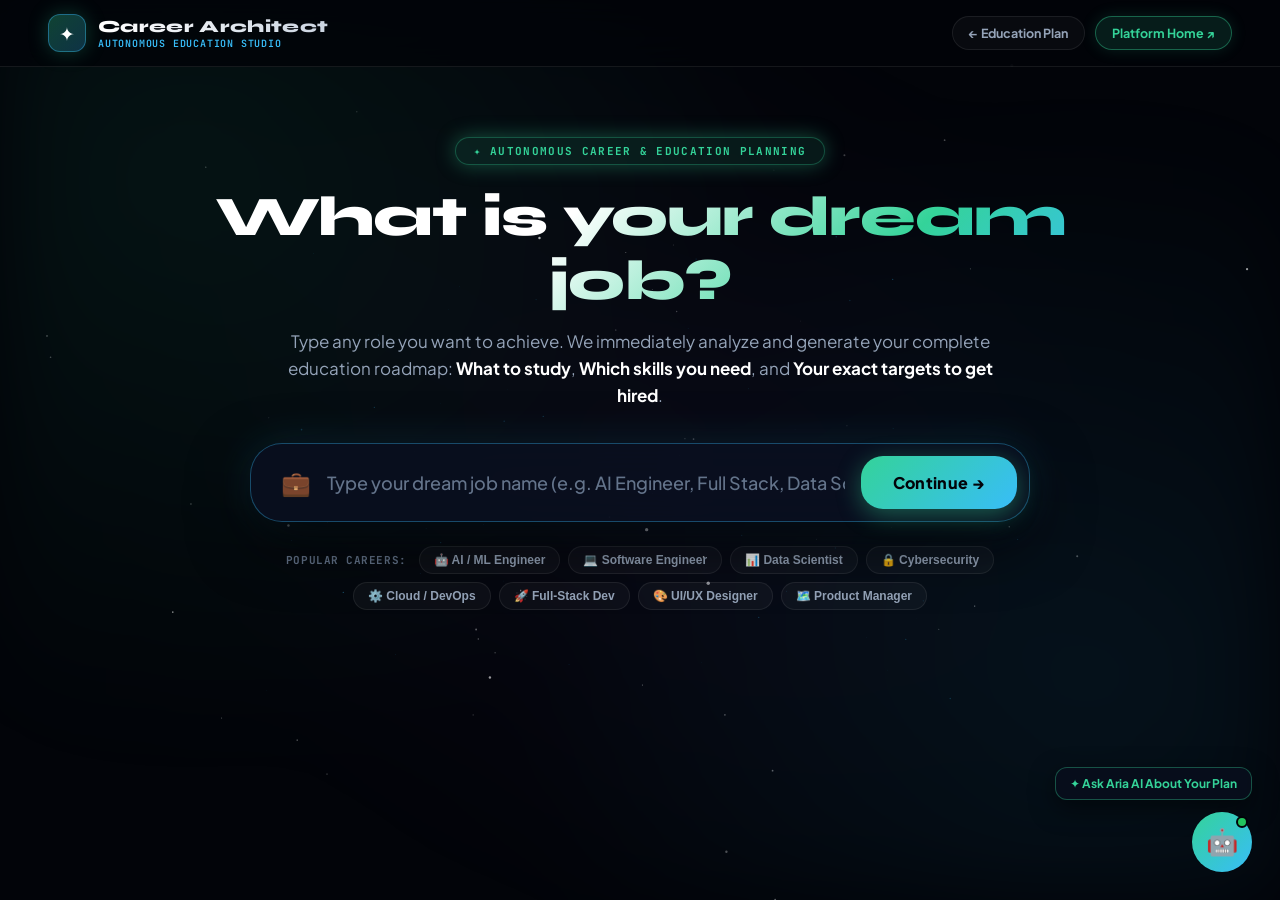
<file: plan.html>
<!DOCTYPE html>
<html lang="en">
<head>
<meta charset="UTF-8">
<meta name="viewport" content="width=device-width, initial-scale=1.0, viewport-fit=cover">
<title>Education & Career Blueprint Studio — Career Architect 3D</title>
<link rel="preconnect" href="https://fonts.googleapis.com">
<link rel="preconnect" href="https://fonts.gstatic.com" crossorigin>
<link href="https://fonts.googleapis.com/css2?family=JetBrains+Mono:wght@400;500;600;700&family=Plus+Jakarta+Sans:wght@300;400;500;600;700;800&family=Syne:wght@700;800;900&display=swap" rel="stylesheet">

<style>
/* ══════════════════════════════════════════════════════════════════════════════
   CAREER ARCHITECT 3D — PRODUCTION ENTERPRISE DESIGN SYSTEM
   Senior Engineering Architecture | 60FPS Hardware Accelerated UI
   ══════════════════════════════════════════════════════════════════════════════ */
*, *::before, *::after {
  box-sizing: border-box;
  margin: 0;
  padding: 0;
  -webkit-tap-highlight-color: transparent;
}

:root {
  --bg-deep: #020409;
  --bg-card: rgba(8, 14, 28, 0.75);
  --bg-card-hover: rgba(14, 24, 46, 0.88);
  --border-glass: rgba(255, 255, 255, 0.08);
  --border-active: rgba(56, 189, 248, 0.45);
  
  --emerald: #34d399;
  --emerald-glow: rgba(52, 211, 153, 0.35);
  --cyan: #38bdf8;
  --cyan-glow: rgba(56, 189, 248, 0.35);
  --violet: #a855f7;
  --violet-glow: rgba(168, 85, 247, 0.3);
  --amber: #f59e0b;
  --rose: #fb7185;
  --text-main: #f8fafc;
  --text-muted: #94a3b8;
  --text-sub: #64748b;

  --font-display: 'Syne', system-ui, sans-serif;
  --font-body: 'Plus Jakarta Sans', system-ui, sans-serif;
  --font-mono: 'JetBrains Mono', monospace;

  --ease-spring: cubic-bezier(0.16, 1, 0.3, 1);
  --ease-smooth: cubic-bezier(0.22, 1, 0.36, 1);
}

html, body {
  width: 100%;
  min-height: 100%;
  background: var(--bg-deep);
  color: var(--text-main);
  font-family: var(--font-body);
  -webkit-font-smoothing: antialiased;
  -moz-osx-font-smoothing: grayscale;
  overflow-x: hidden;
  position: relative;
}

/* ─── 1. INTERACTIVE 3D BACKGROUND CANVAS & AMBIENT NEBULA ─── */
#canvas-3d-space {
  position: fixed;
  inset: 0;
  width: 100%;
  height: 100%;
  z-index: 0;
  pointer-events: none;
}

.ambient-nebula {
  position: fixed;
  inset: 0;
  z-index: 1;
  pointer-events: none;
  background:
    radial-gradient(circle at 15% 20%, rgba(52, 211, 153, 0.08) 0%, transparent 45%),
    radial-gradient(circle at 85% 75%, rgba(56, 189, 248, 0.08) 0%, transparent 45%),
    radial-gradient(circle at 50% 50%, rgba(168, 85, 247, 0.04) 0%, transparent 60%);
  filter: blur(40px);
}

/* ─── 2. 3D PORTAL WARP TRANSITION OVERLAY ─── */
#portal-warp-overlay {
  position: fixed;
  inset: 0;
  z-index: 999999;
  background: radial-gradient(circle at center, #050b18 0%, #010204 100%);
  display: flex;
  flex-direction: column;
  align-items: center;
  justify-content: center;
  transition: opacity 0.65s var(--ease-spring), visibility 0.65s;
}

#portal-warp-overlay.is-departed {
  opacity: 0;
  visibility: hidden;
  pointer-events: none;
}

.warp-canvas {
  position: absolute;
  inset: 0;
  width: 100%;
  height: 100%;
}

.warp-hud {
  position: relative;
  z-index: 10;
  text-align: center;
  padding: 0 20px;
}

.warp-badge {
  display: inline-flex;
  align-items: center;
  gap: 8px;
  font-family: var(--font-mono);
  font-size: 11px;
  font-weight: 700;
  letter-spacing: 0.15em;
  text-transform: uppercase;
  color: var(--emerald);
  background: rgba(52, 211, 153, 0.12);
  border: 1px solid rgba(52, 211, 153, 0.35);
  border-radius: 999px;
  padding: 5px 16px;
  margin-bottom: 16px;
  box-shadow: 0 0 20px var(--emerald-glow);
}

.warp-title {
  font-family: var(--font-display);
  font-size: clamp(26px, 5.5vw, 52px);
  font-weight: 900;
  letter-spacing: -0.02em;
  background: linear-gradient(135deg, #ffffff 20%, #34d399 60%, #38bdf8 100%);
  -webkit-background-clip: text;
  -webkit-text-fill-color: transparent;
  margin-bottom: 12px;
}

.warp-sub {
  font-size: 14px;
  color: var(--text-muted);
  letter-spacing: 0.08em;
  text-transform: uppercase;
  font-weight: 600;
}

/* ─── 3. TOP NAVIGATION BAR ─── */
.topbar {
  position: sticky;
  top: 0;
  z-index: 1000;
  display: flex;
  align-items: center;
  justify-content: space-between;
  padding: 14px clamp(16px, 4vw, 48px);
  background: rgba(2, 4, 9, 0.82);
  backdrop-filter: blur(20px);
  -webkit-backdrop-filter: blur(20px);
  border-bottom: 1px solid var(--border-glass);
}

.brand-link {
  display: flex;
  align-items: center;
  gap: 12px;
  text-decoration: none;
  color: #fff;
  transition: transform 0.2s ease;
}

.brand-link:hover {
  transform: scale(1.02);
}

.brand-icon-3d {
  width: 38px;
  height: 38px;
  border-radius: 12px;
  background: linear-gradient(135deg, rgba(52, 211, 153, 0.3), rgba(56, 189, 248, 0.25));
  border: 1px solid rgba(56, 189, 248, 0.4);
  display: flex;
  align-items: center;
  justify-content: center;
  font-size: 19px;
  box-shadow: 0 0 20px rgba(52, 211, 153, 0.25);
}

.brand-text {
  display: flex;
  flex-direction: column;
}

.brand-name {
  font-family: var(--font-display);
  font-size: 17px;
  font-weight: 900;
  letter-spacing: 0.02em;
  background: linear-gradient(to right, #ffffff, #cbd5e1);
  -webkit-background-clip: text;
  -webkit-text-fill-color: transparent;
}

.brand-tag {
  font-family: var(--font-mono);
  font-size: 10px;
  font-weight: 600;
  color: var(--cyan);
  letter-spacing: 0.08em;
  text-transform: uppercase;
}

.nav-actions {
  display: flex;
  align-items: center;
  gap: 10px;
}

.nav-pill-btn {
  display: inline-flex;
  align-items: center;
  gap: 7px;
  padding: 8px 16px;
  border-radius: 999px;
  font-size: 12.5px;
  font-weight: 700;
  text-decoration: none;
  transition: all 0.25s var(--ease-smooth);
}

.nav-pill-ghost {
  border: 1px solid var(--border-glass);
  background: rgba(255, 255, 255, 0.03);
  color: var(--text-muted);
}

.nav-pill-ghost:hover {
  color: #fff;
  border-color: rgba(255, 255, 255, 0.25);
  background: rgba(255, 255, 255, 0.08);
  transform: translateY(-1px);
}

.nav-pill-accent {
  border: 1px solid rgba(52, 211, 153, 0.4);
  background: rgba(52, 211, 153, 0.12);
  color: var(--emerald);
  box-shadow: 0 0 16px rgba(52, 211, 153, 0.15);
}

.nav-pill-accent:hover {
  background: rgba(52, 211, 153, 0.22);
  border-color: var(--emerald);
  transform: translateY(-1px);
}

/* ─── 4. MAIN STAGE LAYOUT ─── */
.app-stage {
  position: relative;
  z-index: 10;
  min-height: calc(100vh - 67px);
  display: flex;
  flex-direction: column;
}

/* ─── 5. HERO DREAM JOB INPUT SECTION ─── */
.dream-job-hero-container {
  display: flex;
  flex-direction: column;
  align-items: center;
  justify-content: center;
  padding: clamp(30px, 6vw, 70px) clamp(16px, 4vw, 36px) clamp(20px, 4vw, 40px);
  text-align: center;
}

.hero-main-badge {
  display: inline-flex;
  align-items: center;
  gap: 8px;
  font-family: var(--font-mono);
  font-size: 11px;
  font-weight: 700;
  letter-spacing: 0.12em;
  text-transform: uppercase;
  color: var(--emerald);
  background: rgba(52, 211, 153, 0.1);
  border: 1px solid rgba(52, 211, 153, 0.3);
  border-radius: 999px;
  padding: 6px 18px;
  margin-bottom: 20px;
  box-shadow: 0 0 20px var(--emerald-glow);
}

.hero-main-title {
  font-family: var(--font-display);
  font-size: clamp(28px, 5.5vw, 56px);
  font-weight: 900;
  letter-spacing: -0.02em;
  line-height: 1.15;
  background: linear-gradient(135deg, #ffffff 40%, #34d399 75%, #38bdf8 100%);
  -webkit-background-clip: text;
  -webkit-text-fill-color: transparent;
  margin-bottom: 14px;
  max-width: 900px;
}

.hero-main-subtitle {
  font-size: clamp(14px, 2.2vw, 17px);
  color: var(--text-muted);
  max-width: 720px;
  line-height: 1.6;
  margin-bottom: 34px;
}

/* The Main Dream Job Search & Continue Bar */
.dream-job-search-box {
  width: 100%;
  max-width: 780px;
  background: rgba(10, 16, 32, 0.85);
  backdrop-filter: blur(28px);
  -webkit-backdrop-filter: blur(28px);
  border: 1.5px solid rgba(56, 189, 248, 0.35);
  border-radius: clamp(20px, 3vw, 32px);
  padding: clamp(8px, 1.8vw, 12px);
  box-shadow: 0 20px 60px rgba(0, 0, 0, 0.7), 0 0 40px rgba(56, 189, 248, 0.15);
  display: flex;
  align-items: center;
  gap: 10px;
  transition: all 0.3s var(--ease-spring);
  margin-bottom: 24px;
}

.dream-job-search-box:focus-within {
  border-color: var(--emerald);
  box-shadow: 0 24px 70px rgba(0, 0, 0, 0.8), 0 0 50px rgba(52, 211, 153, 0.25);
  transform: translateY(-2px);
}

.search-input-icon {
  font-size: 24px;
  padding-left: clamp(10px, 2vw, 18px);
  color: var(--emerald);
  flex-shrink: 0;
}

.dream-job-input-field {
  flex: 1;
  background: transparent;
  border: none;
  color: #fff;
  font-family: var(--font-body);
  font-size: clamp(15px, 2.2vw, 18px);
  font-weight: 600;
  outline: none;
  padding: 12px 6px;
  min-width: 0;
}

.dream-job-input-field::placeholder {
  color: #64748b;
  font-weight: 500;
}

.btn-continue-plan {
  padding: clamp(12px, 2vw, 16px) clamp(20px, 3vw, 32px);
  border-radius: clamp(14px, 2vw, 22px);
  border: none;
  background: linear-gradient(135deg, #34d399 0%, #38bdf8 100%);
  color: #020409;
  font-family: var(--font-body);
  font-size: clamp(14px, 1.8vw, 16px);
  font-weight: 800;
  letter-spacing: 0.02em;
  cursor: pointer;
  display: inline-flex;
  align-items: center;
  justify-content: center;
  gap: 8px;
  flex-shrink: 0;
  transition: transform 0.2s ease, box-shadow 0.2s ease;
  box-shadow: 0 6px 24px rgba(52, 211, 153, 0.4);
  white-space: nowrap;
}

.btn-continue-plan:hover {
  transform: scale(1.03);
  box-shadow: 0 10px 32px rgba(52, 211, 153, 0.6);
}

.btn-continue-plan:active {
  transform: scale(0.98);
}

/* Quick Suggestion Pills */
.popular-chips-wrap {
  display: flex;
  align-items: center;
  justify-content: center;
  flex-wrap: wrap;
  gap: 8px;
  max-width: 820px;
}

.chips-label-lead {
  font-family: var(--font-mono);
  font-size: 11px;
  font-weight: 700;
  color: var(--text-sub);
  letter-spacing: 0.05em;
  text-transform: uppercase;
  margin-right: 4px;
}

.career-quick-chip {
  padding: 6px 14px;
  border-radius: 999px;
  font-size: 12px;
  font-weight: 600;
  background: rgba(255, 255, 255, 0.035);
  border: 1px solid var(--border-glass);
  color: var(--text-muted);
  cursor: pointer;
  transition: all 0.2s ease;
  user-select: none;
}

.career-quick-chip:hover {
  background: rgba(56, 189, 248, 0.12);
  border-color: rgba(56, 189, 248, 0.4);
  color: #fff;
  transform: translateY(-1px);
}

/* ─── 6. DYNAMIC EDUCATION PLAN OUTPUT SECTION ─── */
.education-plan-result-section {
  display: none;
  padding: 0 clamp(16px, 4vw, 48px) 120px;
  max-width: 1240px;
  margin: 0 auto;
  width: 100%;
  animation: fadeInPlan 0.6s var(--ease-spring);
}

@keyframes fadeInPlan {
  from { opacity: 0; transform: translateY(24px); }
  to { opacity: 1; transform: translateY(0); }
}

/* Result Overview Header Card */
.result-role-overview-card {
  background: var(--bg-card);
  backdrop-filter: blur(32px);
  -webkit-backdrop-filter: blur(32px);
  border: 1.5px solid var(--border-glass);
  border-radius: 28px;
  padding: clamp(24px, 4vw, 40px);
  box-shadow: 0 30px 80px rgba(0, 0, 0, 0.7);
  margin-bottom: 36px;
  position: relative;
  overflow: hidden;
}

.result-role-overview-card::before {
  content: '';
  position: absolute;
  top: -80px;
  right: -80px;
  width: 280px;
  height: 280px;
  border-radius: 50%;
  background: radial-gradient(circle, rgba(52, 211, 153, 0.15) 0%, transparent 70%);
  pointer-events: none;
}

.role-header-content {
  display: flex;
  align-items: flex-start;
  justify-content: space-between;
  gap: 20px;
  flex-wrap: wrap;
  margin-bottom: 24px;
}

.role-badge-row {
  display: flex;
  align-items: center;
  gap: 10px;
  margin-bottom: 8px;
}

.role-primary-title {
  font-family: var(--font-display);
  font-size: clamp(26px, 4.5vw, 44px);
  font-weight: 900;
  color: #fff;
  letter-spacing: -0.01em;
}

.role-overview-desc {
  font-size: 15px;
  color: var(--text-muted);
  max-width: 780px;
  line-height: 1.6;
}

/* Key Quick Metrics Bar */
.role-metrics-row {
  display: grid;
  grid-template-columns: repeat(auto-fit, minmax(160px, 1fr));
  gap: 12px;
  padding-top: 20px;
  border-top: 1px solid var(--border-glass);
}

.metric-pill-item {
  background: rgba(255, 255, 255, 0.02);
  border: 1px solid var(--border-glass);
  border-radius: 16px;
  padding: 14px 16px;
  text-align: center;
}

.metric-pill-val {
  font-family: var(--font-mono);
  font-size: clamp(16px, 2.5vw, 22px);
  font-weight: 800;
  margin-bottom: 3px;
}

.metric-pill-lbl {
  font-size: 11px;
  font-weight: 700;
  color: var(--text-sub);
  text-transform: uppercase;
  letter-spacing: 0.05em;
}

/* ─── 7. THE THREE CORE PILLARS GRID ─── */
.three-pillars-grid {
  display: grid;
  grid-template-columns: 1fr;
  gap: 24px;
  margin-bottom: 36px;
}

@media (min-width: 992px) {
  .three-pillars-grid {
    grid-template-columns: 1fr 1fr;
  }
  .pillar-full-span {
    grid-column: 1 / -1;
  }
}

.pillar-card {
  background: var(--bg-card);
  backdrop-filter: blur(28px);
  -webkit-backdrop-filter: blur(28px);
  border: 1px solid var(--border-glass);
  border-radius: 24px;
  padding: clamp(22px, 3.5vw, 36px);
  transition: transform 0.25s ease, border-color 0.25s ease, box-shadow 0.25s ease;
  position: relative;
  overflow: hidden;
}

.pillar-card:hover {
  border-color: rgba(255, 255, 255, 0.16);
  box-shadow: 0 20px 60px rgba(0, 0, 0, 0.6);
  transform: translateY(-2px);
}

.pillar-header-row {
  display: flex;
  align-items: center;
  gap: 14px;
  margin-bottom: 22px;
}

.pillar-header-icon {
  width: 46px;
  height: 46px;
  border-radius: 14px;
  display: flex;
  align-items: center;
  justify-content: center;
  font-size: 22px;
  flex-shrink: 0;
}

.pillar-title-text {
  font-family: var(--font-display);
  font-size: clamp(19px, 3vw, 24px);
  font-weight: 800;
  color: #fff;
}

.pillar-subtitle-text {
  font-size: 13px;
  color: var(--text-sub);
  margin-top: 2px;
}

/* Pillar 1: What Can I Study Content */
.study-sub-heading {
  font-family: var(--font-mono);
  font-size: 11px;
  font-weight: 700;
  letter-spacing: 0.08em;
  text-transform: uppercase;
  color: var(--cyan);
  margin: 18px 0 10px;
}
.study-sub-heading:first-of-type { margin-top: 0; }

.degree-cards-grid {
  display: grid;
  grid-template-columns: repeat(auto-fit, minmax(200px, 1fr));
  gap: 10px;
  margin-bottom: 16px;
}

.degree-card {
  background: rgba(255, 255, 255, 0.025);
  border: 1px solid var(--border-glass);
  border-radius: 14px;
  padding: 12px 14px;
}

.degree-name {
  font-size: 13.5px;
  font-weight: 700;
  color: #fff;
  margin-bottom: 3px;
}

.degree-sub {
  font-size: 12px;
  color: var(--text-muted);
  line-height: 1.4;
}

.courses-item-list {
  display: flex;
  flex-direction: column;
  gap: 10px;
}

.course-item-card {
  display: flex;
  align-items: flex-start;
  gap: 12px;
  background: rgba(255, 255, 255, 0.025);
  border: 1.5px solid var(--border-glass);
  border-radius: 14px;
  padding: 13px 15px;
  cursor: pointer;
  transition: all 0.2s ease;
}

.course-item-card:hover {
  background: rgba(255, 255, 255, 0.05);
  border-color: rgba(56, 189, 248, 0.35);
}

.course-item-card.is-checked {
  background: rgba(52, 211, 153, 0.07);
  border-color: rgba(52, 211, 153, 0.4);
}

.course-checkbox {
  width: 20px;
  height: 20px;
  border-radius: 6px;
  border: 2px solid rgba(255, 255, 255, 0.25);
  display: flex;
  align-items: center;
  justify-content: center;
  font-size: 11px;
  font-weight: 900;
  color: transparent;
  flex-shrink: 0;
  margin-top: 2px;
  transition: all 0.2s ease;
}

.course-item-card.is-checked .course-checkbox {
  background: var(--emerald);
  border-color: var(--emerald);
  color: #020409;
}

.course-text-col {
  flex: 1;
}

.course-headline {
  font-size: 14px;
  font-weight: 700;
  color: #fff;
  margin-bottom: 3px;
}

.course-subline {
  display: flex;
  align-items: center;
  gap: 10px;
  font-size: 11.5px;
  color: var(--text-sub);
  flex-wrap: wrap;
}

.course-tag-pill {
  font-family: var(--font-mono);
  font-size: 10px;
  font-weight: 700;
  padding: 2px 7px;
  border-radius: 6px;
  text-transform: uppercase;
}

/* Pillar 2: Which Skills Do We Need Content */
.skills-category-block {
  margin-bottom: 18px;
}

.skills-category-title {
  font-family: var(--font-mono);
  font-size: 11px;
  font-weight: 700;
  letter-spacing: 0.08em;
  text-transform: uppercase;
  color: var(--emerald);
  margin-bottom: 10px;
}

.skills-badge-tray {
  display: flex;
  flex-wrap: wrap;
  gap: 8px;
}

.skill-interactive-badge {
  display: inline-flex;
  align-items: center;
  gap: 6px;
  padding: 7px 13px;
  border-radius: 10px;
  background: rgba(255, 255, 255, 0.035);
  border: 1px solid var(--border-glass);
  font-size: 12.5px;
  font-weight: 600;
  color: #f1f5f9;
  transition: all 0.2s ease;
}

.skill-interactive-badge:hover {
  background: rgba(56, 189, 248, 0.12);
  border-color: rgba(56, 189, 248, 0.4);
  transform: translateY(-1px);
}

/* Pillar 3: What Is The Target To Get The Job */
.target-timeline-flow {
  position: relative;
  padding-left: 28px;
}

.target-timeline-flow::before {
  content: '';
  position: absolute;
  left: 8px;
  top: 12px;
  bottom: 16px;
  width: 2.5px;
  background: linear-gradient(180deg, #34d399, #38bdf8, #a855f7);
  border-radius: 99px;
}

.target-step-node {
  position: relative;
  margin-bottom: 22px;
}

.target-step-node:last-child {
  margin-bottom: 0;
}

.target-step-bullet {
  position: absolute;
  left: -28px;
  top: 6px;
  width: 17px;
  height: 17px;
  border-radius: 50%;
  background: var(--bg-deep);
  border: 3px solid var(--cyan);
  box-shadow: 0 0 12px var(--cyan-glow);
  z-index: 2;
}

.target-step-bullet.emerald { border-color: var(--emerald); box-shadow: 0 0 12px var(--emerald-glow); }
.target-step-bullet.violet { border-color: var(--violet); box-shadow: 0 0 12px var(--violet-glow); }
.target-step-bullet.amber { border-color: var(--amber); box-shadow: 0 0 12px rgba(245, 158, 11, 0.4); }

.target-step-card {
  background: rgba(255, 255, 255, 0.025);
  border: 1px solid var(--border-glass);
  border-radius: 16px;
  padding: 15px 18px;
  transition: all 0.2s ease;
}

.target-step-card:hover {
  background: rgba(255, 255, 255, 0.05);
  border-color: rgba(255, 255, 255, 0.15);
  transform: translateX(4px);
}

.target-timeframe-tag {
  font-family: var(--font-mono);
  font-size: 11px;
  font-weight: 700;
  color: var(--cyan);
  margin-bottom: 3px;
}

.target-step-title {
  font-size: 15px;
  font-weight: 800;
  color: #fff;
  margin-bottom: 5px;
}

.target-step-body {
  font-size: 13px;
  color: var(--text-muted);
  line-height: 1.5;
}

/* Action Footer */
.plan-footer-actions {
  display: flex;
  align-items: center;
  justify-content: center;
  gap: 16px;
  flex-wrap: wrap;
  margin-top: 40px;
}

.btn-action-outline {
  display: inline-flex;
  align-items: center;
  gap: 8px;
  padding: 13px 26px;
  border-radius: 14px;
  font-size: 14px;
  font-weight: 700;
  cursor: pointer;
  text-decoration: none;
  font-family: var(--font-body);
  border: 1.5px solid var(--border-glass);
  background: rgba(255, 255, 255, 0.03);
  color: var(--text-muted);
  transition: all 0.2s ease;
}

.btn-action-outline:hover {
  color: #fff;
  border-color: rgba(255, 255, 255, 0.3);
  background: rgba(255, 255, 255, 0.08);
  transform: translateY(-2px);
}

.btn-action-primary {
  display: inline-flex;
  align-items: center;
  gap: 8px;
  padding: 13px 28px;
  border-radius: 14px;
  font-size: 14px;
  font-weight: 800;
  cursor: pointer;
  text-decoration: none;
  font-family: var(--font-body);
  border: none;
  background: linear-gradient(135deg, #34d399, #38bdf8);
  color: #020409;
  box-shadow: 0 6px 24px rgba(52, 211, 153, 0.35);
  transition: all 0.2s ease;
}

.btn-action-primary:hover {
  transform: translateY(-2px);
  box-shadow: 0 10px 32px rgba(52, 211, 153, 0.55);
}

/* ─── 8. FLOATING AI CAREER ASSISTANT "ARIA" ─── */
#aria-fab-container {
  position: fixed;
  bottom: 28px;
  right: 28px;
  z-index: 5000;
  display: flex;
  flex-direction: column;
  align-items: flex-end;
  gap: 12px;
}

.aria-fab-btn {
  width: 60px;
  height: 60px;
  border-radius: 50%;
  border: none;
  cursor: pointer;
  background: linear-gradient(135deg, #34d399, #38bdf8);
  display: flex;
  align-items: center;
  justify-content: center;
  font-size: 26px;
  transition: transform 0.25s var(--ease-spring), box-shadow 0.25s ease;
  animation: ariaPulse 3s infinite ease-in-out;
  position: relative;
}

@keyframes ariaPulse {
  0%, 100% { box-shadow: 0 6px 28px rgba(52, 211, 153, 0.45), 0 0 0 0 rgba(52, 211, 153, 0.4); }
  50% { box-shadow: 0 10px 36px rgba(52, 211, 153, 0.65), 0 0 0 14px rgba(52, 211, 153, 0); }
}

.aria-live-indicator {
  position: absolute;
  top: 4px;
  right: 4px;
  width: 12px;
  height: 12px;
  background: #22c55e;
  border-radius: 50%;
  border: 2px solid var(--bg-deep);
}

.aria-tooltip-label {
  background: rgba(8, 14, 28, 0.95);
  border: 1px solid rgba(52, 211, 153, 0.35);
  border-radius: 12px;
  padding: 8px 14px;
  font-size: 12px;
  font-weight: 700;
  color: var(--emerald);
  white-space: nowrap;
  backdrop-filter: blur(14px);
  box-shadow: 0 8px 24px rgba(0, 0, 0, 0.5);
  pointer-events: none;
}

#aria-chat-modal {
  position: fixed;
  bottom: 104px;
  right: 28px;
  z-index: 4999;
  width: min(440px, calc(100vw - 36px));
  background: rgba(6, 10, 22, 0.96);
  border: 1px solid rgba(255, 255, 255, 0.12);
  border-radius: 26px;
  box-shadow: 0 35px 90px rgba(0, 0, 0, 0.85);
  display: none;
  flex-direction: column;
  overflow: hidden;
  backdrop-filter: blur(28px);
  transform-origin: bottom right;
}

#aria-chat-modal.is-open {
  display: flex;
  animation: ariaOpen 0.35s var(--ease-spring);
}

@keyframes ariaOpen {
  from { opacity: 0; transform: scale(0.85) translateY(24px); }
  to { opacity: 1; transform: scale(1) translateY(0); }
}

.chat-header-bar {
  display: flex;
  align-items: center;
  gap: 12px;
  padding: 16px 20px;
  border-bottom: 1px solid var(--border-glass);
  background: rgba(10, 16, 32, 0.6);
}

.chat-avatar-icon {
  width: 40px;
  height: 40px;
  border-radius: 50%;
  background: linear-gradient(135deg, #34d399, #38bdf8);
  display: flex;
  align-items: center;
  justify-content: center;
  font-size: 20px;
  flex-shrink: 0;
}

.chat-title-info { flex: 1; }
.chat-agent-name { font-size: 14.5px; font-weight: 800; color: #fff; }
.chat-agent-status { font-size: 11px; color: #22c55e; font-weight: 600; }

.chat-close-btn {
  width: 32px;
  height: 32px;
  border-radius: 50%;
  border: none;
  background: rgba(255, 255, 255, 0.06);
  color: var(--text-muted);
  font-size: 16px;
  cursor: pointer;
  display: flex;
  align-items: center;
  justify-content: center;
  transition: all 0.2s ease;
}

.chat-close-btn:hover { background: rgba(255, 255, 255, 0.14); color: #fff; }

.chat-stream-body {
  flex: 1;
  overflow-y: auto;
  padding: 16px 20px;
  display: flex;
  flex-direction: column;
  gap: 12px;
  max-height: 300px;
}

.chat-stream-body::-webkit-scrollbar { width: 4px; }
.chat-stream-body::-webkit-scrollbar-thumb { background: rgba(255, 255, 255, 0.12); border-radius: 99px; }

.bubble-message-row { display: flex; gap: 10px; align-items: flex-start; }
.bubble-message-row.user-msg { flex-direction: row-reverse; }

.bubble-avatar-mini {
  width: 30px;
  height: 30px;
  border-radius: 50%;
  display: flex;
  align-items: center;
  justify-content: center;
  font-size: 13px;
  flex-shrink: 0;
}

.bubble-message-row.ai-msg .bubble-avatar-mini { background: linear-gradient(135deg, #34d399, #38bdf8); }
.bubble-message-row.user-msg .bubble-avatar-mini { background: rgba(168, 85, 247, 0.25); border: 1px solid rgba(168, 85, 247, 0.4); }

.bubble-content-text {
  max-width: 82%;
  padding: 10px 14px;
  border-radius: 16px;
  font-size: 13px;
  line-height: 1.5;
}

.bubble-message-row.ai-msg .bubble-content-text {
  background: rgba(255, 255, 255, 0.05);
  border: 1px solid var(--border-glass);
  color: #cbd5e1;
  border-bottom-left-radius: 4px;
}

.bubble-message-row.user-msg .bubble-content-text {
  background: rgba(168, 85, 247, 0.18);
  border: 1px solid rgba(168, 85, 247, 0.35);
  color: #f8fafc;
  border-bottom-right-radius: 4px;
}

.quick-prompts-tray {
  display: flex;
  flex-wrap: wrap;
  gap: 6px;
  padding: 0 20px 12px;
}

.quick-prompt-pill {
  font-size: 11px;
  font-weight: 600;
  color: var(--cyan);
  background: rgba(56, 189, 248, 0.08);
  border: 1px solid rgba(56, 189, 248, 0.25);
  border-radius: 999px;
  padding: 4px 11px;
  cursor: pointer;
  transition: all 0.2s ease;
}

.quick-prompt-pill:hover {
  background: rgba(56, 189, 248, 0.2);
  border-color: var(--cyan);
}

.chat-input-row {
  display: flex;
  align-items: center;
  gap: 10px;
  padding: 12px 18px;
  border-top: 1px solid var(--border-glass);
}

.chat-text-input {
  flex: 1;
  background: rgba(255, 255, 255, 0.04);
  border: 1px solid rgba(255, 255, 255, 0.1);
  border-radius: 12px;
  padding: 9px 13px;
  color: #fff;
  font-family: var(--font-body);
  font-size: 13px;
  outline: none;
}

.chat-text-input:focus { border-color: var(--cyan); }

.chat-send-btn {
  width: 36px;
  height: 36px;
  border-radius: 50%;
  border: none;
  background: linear-gradient(135deg, #34d399, #38bdf8);
  color: #020409;
  font-size: 15px;
  cursor: pointer;
  display: flex;
  align-items: center;
  justify-content: center;
}

/* ─── 9. RESPONSIVE MEDIA QUERIES ─── */
@media (max-width: 640px) {
  .dream-job-search-box {
    flex-direction: column;
    padding: 14px;
    border-radius: 24px;
  }
  .search-input-icon { display: none; }
  .dream-job-input-field {
    width: 100%;
    text-align: center;
    padding: 8px 4px;
  }
  .btn-continue-plan {
    width: 100%;
    border-radius: 14px;
  }
  #aria-fab-container { bottom: 18px; right: 18px; }
  #aria-chat-modal { bottom: 88px; right: 16px; }
}
</style>
</head>
<body>

<!-- ─── 3D WARP PORTAL OVERLAY ─── -->
<div id="portal-warp-overlay">
  <canvas id="warp-portal-canvas" class="warp-canvas"></canvas>
  <div class="warp-hud">
    <div class="warp-badge">✦ Quantum Calibration</div>
    <h2 class="warp-title">Career Architect 3D</h2>
    <p class="warp-sub">Calibrating Education & Skills Engine</p>
  </div>
</div>

<!-- ─── 3D SPACE CANVAS & AMBIENT NEBULA ─── -->
<canvas id="canvas-3d-space"></canvas>
<div class="ambient-nebula"></div>

<div class="app-stage">
  <!-- ─── TOPBAR ─── -->
  <header class="topbar">
    <a href="education.html" class="brand-link" title="Return to Education Hub">
      <div class="brand-icon-3d">✦</div>
      <div class="brand-text">
        <span class="brand-name">Career Architect</span>
        <span class="brand-tag">Autonomous Education Studio</span>
      </div>
    </a>
    <div class="nav-actions">
      <a href="education.html" class="nav-pill-btn nav-pill-ghost">← Education Plan</a>
      <a href="index.html" class="nav-pill-btn nav-pill-accent">Platform Home ↗</a>
    </div>
  </header>

  <!-- ─── 1. HERO DREAM JOB INPUT SECTION ─── -->
  <main class="dream-job-hero-container">
    <div class="hero-main-badge">✦ Autonomous Career & Education Planning</div>
    <h1 class="hero-main-title">What is your dream job?</h1>
    <p class="hero-main-subtitle">
      Type any role you want to achieve. We immediately analyze and generate your complete education roadmap:
      <strong style="color: #fff;">What to study</strong>, <strong style="color: #fff;">Which skills you need</strong>, and <strong style="color: #fff;">Your exact targets to get hired</strong>.
    </p>

    <!-- Dream Job Search & Continue Bar -->
    <div class="dream-job-search-box">
      <div class="search-input-icon">💼</div>
      <input 
        type="text" 
        id="main-dream-job-input" 
        class="dream-job-input-field" 
        placeholder="Type your dream job name (e.g. AI Engineer, Full Stack, Data Scientist, Cybersecurity)..." 
        autocomplete="off"
        onkeydown="if(event.key==='Enter') eduPlannerApp.generatePlanFromInput()"
      >
      <button type="button" class="btn-continue-plan" id="btn-hero-continue" onclick="eduPlannerApp.generatePlanFromInput()">
        <span>Continue →</span>
      </button>
    </div>

    <!-- Quick Suggestion Career Chips -->
    <div class="popular-chips-wrap">
      <span class="chips-label-lead">Popular Careers:</span>
      <button type="button" class="career-quick-chip" onclick="eduPlannerApp.setDreamJob('AI / Machine Learning Engineer')">🤖 AI / ML Engineer</button>
      <button type="button" class="career-quick-chip" onclick="eduPlannerApp.setDreamJob('Software Engineer')">💻 Software Engineer</button>
      <button type="button" class="career-quick-chip" onclick="eduPlannerApp.setDreamJob('Data Scientist')">📊 Data Scientist</button>
      <button type="button" class="career-quick-chip" onclick="eduPlannerApp.setDreamJob('Cybersecurity Analyst')">🔒 Cybersecurity</button>
      <button type="button" class="career-quick-chip" onclick="eduPlannerApp.setDreamJob('Cloud & DevOps Architect')">⚙️ Cloud / DevOps</button>
      <button type="button" class="career-quick-chip" onclick="eduPlannerApp.setDreamJob('Full-Stack Web Developer')">🚀 Full-Stack Dev</button>
      <button type="button" class="career-quick-chip" onclick="eduPlannerApp.setDreamJob('UI / UX Product Designer')">🎨 UI/UX Designer</button>
      <button type="button" class="career-quick-chip" onclick="eduPlannerApp.setDreamJob('Technical Product Manager')">🗺️ Product Manager</button>
    </div>
  </main>

  <!-- ─── 2. DYNAMIC EDUCATION PLAN OUTPUT SECTION ─── -->
  <section class="education-plan-result-section" id="education-plan-output">
    
    <!-- Hero Summary Header for Chosen Job -->
    <div class="result-role-overview-card">
      <div class="role-header-content">
        <div>
          <div class="role-badge-row">
            <span class="hero-main-badge" style="margin-bottom: 0;">✦ Target Career Blueprint</span>
            <span id="role-demand-badge" style="font-family: var(--font-mono); font-size: 11px; font-weight: 700; color: var(--cyan); background: rgba(56, 189, 248, 0.12); padding: 4px 12px; border-radius: 999px;">
              ⚡ 96% Market Demand
            </span>
          </div>
          <h2 class="role-primary-title" id="output-job-title">AI / Machine Learning Engineer</h2>
          <p class="role-overview-desc" id="output-job-description">
            Architect, train, and deploy production-grade intelligent systems and neural models.
          </p>
        </div>
      </div>

      <!-- Quick Metrics Bar -->
      <div class="role-metrics-row">
        <div class="metric-pill-item">
          <div class="metric-pill-val" id="metric-salary-val" style="color: var(--emerald);">₹ 12 - 35 LPA</div>
          <div class="metric-pill-lbl">Expected Compensation</div>
        </div>
        <div class="metric-pill-item">
          <div class="metric-pill-val" id="metric-timeline-val" style="color: var(--cyan);">10 - 14 Months</div>
          <div class="metric-pill-lbl">Job-Ready Target Duration</div>
        </div>
        <div class="metric-pill-item">
          <div class="metric-pill-val" id="metric-education-val" style="color: var(--violet);">B.Tech / B.Sc / CS</div>
          <div class="metric-pill-lbl">Primary Academic Path</div>
        </div>
        <div class="metric-pill-item">
          <div class="metric-pill-val" id="metric-hiring-val" style="color: var(--amber);">48,000+</div>
          <div class="metric-pill-lbl">Active Indian Openings</div>
        </div>
      </div>
    </div>

    <!-- ─── THE THREE PILLARS REQUESTED BY USER ─── -->
    <div class="three-pillars-grid">

      <!-- ─── PILLAR 1: WHAT CAN I STUDY? ─── -->
      <div class="pillar-card">
        <div class="pillar-header-row">
          <div class="pillar-header-icon" style="background: rgba(56, 189, 248, 0.12); border: 1px solid rgba(56, 189, 248, 0.3); color: var(--cyan);">
            📚
          </div>
          <div>
            <h2 class="pillar-title-text">1. What Can I Study?</h2>
            <p class="pillar-subtitle-text">Degrees, college syllabus & accredited coursework</p>
          </div>
        </div>

        <!-- Academic Degree Pathways -->
        <div class="study-sub-heading">Academic Degree & Diploma Options</div>
        <div class="degree-cards-grid" id="study-degrees-grid">
          <!-- Populated by JavaScript -->
        </div>

        <!-- Core Academic Subjects -->
        <div class="study-sub-heading">Core College Syllabus Subjects</div>
        <div id="study-subjects-tags" style="display: flex; flex-wrap: wrap; gap: 7px; margin-bottom: 18px;">
          <!-- Populated by JavaScript -->
        </div>

        <!-- Recommended Courses Checklist -->
        <div class="study-sub-heading">Accredited Online Course Curriculum (Click to Track)</div>
        <div class="courses-item-list" id="study-courses-list">
          <!-- Populated by JavaScript -->
        </div>

        <!-- Top Certifications -->
        <div class="study-sub-heading">Recognized Industry Certifications</div>
        <div id="study-certifications-list" style="display: flex; flex-wrap: wrap; gap: 8px;">
          <!-- Populated by JavaScript -->
        </div>
      </div>

      <!-- ─── PILLAR 2: WHICH SKILLS DO WE NEED? ─── -->
      <div class="pillar-card">
        <div class="pillar-header-row">
          <div class="pillar-header-icon" style="background: rgba(52, 211, 153, 0.12); border: 1px solid rgba(52, 211, 153, 0.3); color: var(--emerald);">
            ⚡
          </div>
          <div>
            <h2 class="pillar-title-text">2. Which Skills Do We Need?</h2>
            <p class="pillar-subtitle-text">Technical competencies, frameworks & tools</p>
          </div>
        </div>

        <!-- Hard / Programming Skills -->
        <div class="skills-category-block">
          <div class="skills-category-title">Core Programming Languages & Technologies</div>
          <div class="skills-badge-tray" id="skills-languages-tray">
            <!-- Populated by JavaScript -->
          </div>
        </div>

        <!-- Frameworks & Libraries -->
        <div class="skills-category-block">
          <div class="skills-category-title">Modern Frameworks & Libraries</div>
          <div class="skills-badge-tray" id="skills-frameworks-tray">
            <!-- Populated by JavaScript -->
          </div>
        </div>

        <!-- Tools, Cloud & DevOps -->
        <div class="skills-category-block">
          <div class="skills-category-title">Tools, Cloud & Infrastructure</div>
          <div class="skills-badge-tray" id="skills-tools-tray">
            <!-- Populated by JavaScript -->
          </div>
        </div>

        <!-- Soft Skills & Problem Solving -->
        <div class="skills-category-block">
          <div class="skills-category-title">Soft Skills & Engineering Practices</div>
          <div class="skills-badge-tray" id="skills-soft-tray">
            <!-- Populated by JavaScript -->
          </div>
        </div>
      </div>

      <!-- ─── PILLAR 3: WHAT IS THE TARGET TO GET THE JOB? ─── -->
      <div class="pillar-card pillar-full-span">
        <div class="pillar-header-row">
          <div class="pillar-header-icon" style="background: rgba(168, 85, 247, 0.12); border: 1px solid rgba(168, 85, 247, 0.3); color: var(--violet);">
            🎯
          </div>
          <div>
            <h2 class="pillar-title-text">3. What Is The Target To Get The Job?</h2>
            <p class="pillar-subtitle-text">Milestone roadmap, portfolio projects, and hiring checklist</p>
          </div>
        </div>

        <!-- Chronological Step-by-Step Targets -->
        <div class="target-timeline-flow" id="target-milestones-flow">
          <!-- Populated by JavaScript -->
        </div>

        <!-- Project Portfolio Targets -->
        <div style="margin-top: 28px; padding-top: 20px; border-top: 1px solid var(--border-glass);">
          <div class="skills-category-title" style="color: var(--amber);">
            Portfolio Requirements (3 Minimum Required Projects to Build)
          </div>
          <div class="degree-cards-grid" id="target-projects-grid">
            <!-- Populated by JavaScript -->
          </div>
        </div>
      </div>

    </div>

    <!-- Action Buttons -->
    <div class="plan-footer-actions">
      <button type="button" class="btn-action-outline" onclick="window.scrollTo({ top: 0, behavior: 'smooth' }); document.getElementById('main-dream-job-input').focus();">
        🔍 Search Another Job
      </button>
      <button type="button" class="btn-action-outline" onclick="eduPlannerApp.copyRoadmapJSON()">
        📋 Copy Roadmap JSON
      </button>
      <a href="education.html" class="btn-action-primary">
        ← Return to Education Hub
      </a>
    </div>

  </section>
</div>

<!-- ─── 4. FLOATING AI CAREER ASSISTANT "ARIA" ─── -->
<div id="aria-fab-container">
  <div class="aria-tooltip-label" id="aria-tooltip">✦ Ask Aria AI About Your Plan</div>
  <button type="button" class="aria-fab-btn" id="aria-fab-btn" onclick="ariaChat.toggle()" aria-label="Open AI Career Assistant">
    🤖
    <div class="aria-live-indicator"></div>
  </button>
</div>

<div id="aria-chat-modal">
  <div class="chat-header-bar">
    <div class="chat-avatar-icon">🤖</div>
    <div class="chat-title-info">
      <div class="chat-agent-name">Aria // AI Career Co-Pilot</div>
      <div class="chat-agent-status">Online • Answering for Your Dream Job</div>
    </div>
    <button type="button" class="chat-close-btn" onclick="ariaChat.toggle()">✕</button>
  </div>

  <div class="chat-stream-body" id="aria-chat-stream">
    <!-- Messages inserted dynamically -->
  </div>

  <div class="quick-prompts-tray" id="aria-quick-prompts">
    <div class="quick-prompt-pill" onclick="ariaChat.askPrompt('Which courses should I study first?')">📚 Best course sequence?</div>
    <div class="quick-prompt-pill" onclick="ariaChat.askPrompt('What skills are highest priority?')">⚡ Most critical skills?</div>
    <div class="quick-prompt-pill" onclick="ariaChat.askPrompt('How long to reach the job-ready target?')">🎯 Timeline target?</div>
  </div>

  <div class="chat-input-row">
    <input type="text" class="chat-text-input" id="aria-user-input" placeholder="Ask about syllabus, skills, or interview targets..." onkeydown="if(event.key==='Enter') ariaChat.sendUserMsg()">
    <button type="button" class="chat-send-btn" onclick="ariaChat.sendUserMsg()">➤</button>
  </div>
</div>

<!-- ══════════════════════════════════════════════════════════════════════════════
     CORE SCRIPTS: 3D SPACE, CAREER BLUEPRINT GENERATOR & ARIA AI
     ══════════════════════════════════════════════════════════════════════════════ -->
<script>
/**
 * ─── 1. INTERACTIVE 3D CONSTELLATION & DEEP SPACE ENGINE ───
 */
class Space3DEngine {
  constructor(canvasId) {
    this.canvas = document.getElementById(canvasId);
    if (!this.canvas) return;
    this.ctx = this.canvas.getContext('2d');
    this.stars = [];
    this.numStars = window.innerWidth < 768 ? 60 : 120;
    this.mouse = { x: 0, y: 0, targetX: 0, targetY: 0 };
    this.animId = null;

    this.init();
  }

  init() {
    this.resize();
    window.addEventListener('resize', () => this.resize(), { passive: true });
    window.addEventListener('mousemove', (e) => {
      const cx = window.innerWidth / 2;
      const cy = window.innerHeight / 2;
      this.mouse.targetX = (e.clientX - cx) * 0.05;
      this.mouse.targetY = (e.clientY - cy) * 0.05;
    }, { passive: true });

    for (let i = 0; i < this.numStars; i++) {
      this.stars.push({
        x: (Math.random() - 0.5) * window.innerWidth * 1.5,
        y: (Math.random() - 0.5) * window.innerHeight * 1.5,
        z: Math.random() * 800 + 100,
        size: Math.random() * 1.6 + 0.6,
        alpha: Math.random() * 0.7 + 0.3,
        speed: Math.random() * 0.6 + 0.3
      });
    }

    this.render();
  }

  resize() {
    const dpr = Math.min(window.devicePixelRatio || 1, 2);
    this.canvas.width = window.innerWidth * dpr;
    this.canvas.height = window.innerHeight * dpr;
    if (this.ctx) this.ctx.scale(dpr, dpr);
  }

  render() {
    if (!this.ctx) return;
    const w = window.innerWidth;
    const h = window.innerHeight;
    const cx = w / 2;
    const cy = h / 2;

    this.ctx.clearRect(0, 0, w, h);

    this.mouse.x += (this.mouse.targetX - this.mouse.x) * 0.05;
    this.mouse.y += (this.mouse.targetY - this.mouse.y) * 0.05;

    for (let i = 0; i < this.stars.length; i++) {
      const star = this.stars[i];
      star.z -= star.speed;

      if (star.z <= 10) {
        star.z = 800;
        star.x = (Math.random() - 0.5) * w * 1.5;
        star.y = (Math.random() - 0.5) * h * 1.5;
      }

      const fov = 350;
      const scale = fov / (fov + star.z);
      const px = cx + (star.x + this.mouse.x) * scale;
      const py = cy + (star.y + this.mouse.y) * scale;

      if (px >= 0 && px <= w && py >= 0 && py <= h) {
        this.ctx.fillStyle = star.z > 500 ? '#38bdf8' : '#ffffff';
        this.ctx.globalAlpha = star.alpha * scale;
        this.ctx.beginPath();
        this.ctx.arc(px, py, star.size * scale, 0, Math.PI * 2);
        this.ctx.fill();
      }
    }

    this.ctx.globalAlpha = 1;
    this.animId = requestAnimationFrame(() => this.render());
  }
}

/**
 * ─── 2. 3D WARP PORTAL OVERLAY ───
 */
function initPortalWarp() {
  const canvas = document.getElementById('warp-portal-canvas');
  const overlay = document.getElementById('portal-warp-overlay');
  if (!canvas || !overlay) return;

  const ctx = canvas.getContext('2d');
  let W = window.innerWidth;
  let H = window.innerHeight;
  canvas.width = W;
  canvas.height = H;

  const vortexRings = [];
  for (let i = 0; i < 30; i++) {
    vortexRings.push({
      r: (i / 30) * Math.max(W, H),
      speed: 3 + i * 0.35,
      hue: 155 + (i * 3.5)
    });
  }

  let anim = true;
  function draw() {
    if (!anim) return;
    ctx.fillStyle = 'rgba(2, 4, 9, 0.22)';
    ctx.fillRect(0, 0, W, H);
    const cx = W / 2;
    const cy = H / 2;

    vortexRings.forEach(ring => {
      ring.r -= ring.speed;
      if (ring.r <= 0) ring.r = Math.max(W, H) * 0.75;

      ctx.beginPath();
      ctx.arc(cx, cy, ring.r, 0, Math.PI * 2);
      ctx.strokeStyle = `hsla(${ring.hue}, 85%, 65%, ${Math.min(1, ring.r / 300)})`;
      ctx.lineWidth = 1.8;
      ctx.stroke();
    });

    requestAnimationFrame(draw);
  }
  draw();

  setTimeout(() => {
    overlay.classList.add('is-departed');
    setTimeout(() => { anim = false; }, 700);
  }, 1100);
}

/**
 * ─── 3. DEEP CAREER KNOWLEDGE BASE & AUTONOMOUS BLUEPRINT GENERATOR ───
 */
const CAREER_DATABASE = {
  'ai_ml': {
    match: ['ai', 'machine learning', 'deep learning', 'ml', 'nlp', 'computer vision', 'data science', 'generative ai', 'llm'],
    title: 'AI / Machine Learning Engineer',
    desc: 'Architect, train, and deploy production-grade intelligent systems, transformer architectures, and neural algorithms.',
    salary: '₹12 - 35 LPA',
    timeline: '10 - 14 Months',
    degrees: [
      { name: 'B.Tech in Computer Science / AI & ML', sub: '4 Years • Comprehensive math, algorithms, and deep systems foundations.' },
      { name: 'B.Sc / BCA in Data Science & Stats', sub: '3 Years • Applied statistics, probability theory, Python, and data pipelines.' },
      { name: 'M.Tech / M.S in Artificial Intelligence', sub: '2 Years • Advanced specialization, thesis research, and cutting-edge architectures.' },
      { name: 'Accredited AI Bootcamp / Self-Paced', sub: '8-12 Months • High-intensity portfolio and real-world model deployment.' }
    ],
    subjects: ['Linear Algebra & Calculus', 'Data Structures & Algorithms', 'Probability & Statistics', 'Deep Neural Networks', 'Natural Language Processing', 'Computer Vision', 'MLOps & Model Serving'],
    courses: [
      { name: 'Mathematics for Machine Learning (Linear Algebra & Multivariate)', platform: 'Coursera / Imperial College', dur: '2 Months', level: 'Beginner', color: '#34d399' },
      { name: 'Deep Learning Specialization (CNNs, RNNs, Transformers)', platform: 'DeepLearning.AI (Andrew Ng)', dur: '3.5 Months', level: 'Core', color: '#38bdf8' },
      { name: 'Hugging Face NLP & Large Language Models', platform: 'Hugging Face Official', dur: '2.5 Months', level: 'Advanced', color: '#a855f7' },
      { name: 'MLOps: Packaging, Dockerizing & Deploying with FastAPI', platform: 'Weights & Biases / Coursera', dur: '2 Months', level: 'Production', color: '#f59e0b' }
    ],
    certs: ['Google Professional ML Engineer', 'AWS Certified Machine Learning - Specialty', 'TensorFlow Developer Certificate', 'DeepLearning.AI Certified Expert'],
    skillsLanguages: ['Python', 'SQL', 'C++', 'Bash'],
    skillsFrameworks: ['PyTorch', 'TensorFlow', 'Hugging Face Transformers', 'Scikit-Learn', 'LangChain', 'FastAPI'],
    skillsTools: ['Docker', 'Kubernetes', 'MLflow', 'Weights & Biases', 'AWS SageMaker', 'Git/GitHub'],
    skillsSoft: ['Research Paper Synthesis', 'Mathematical Rigor', 'Cross-functional Teamwork', 'Problem Deconstruction'],
    milestones: [
      { phase: 'Month 01 - 03: Mathematical & Code Foundations', title: 'Target 1: Linear Algebra, Calculus & Python', desc: 'Master vector math, matrix operations, NumPy, Pandas, and basic algorithmic problem solving.', color: 'emerald' },
      { phase: 'Month 04 - 07: Neural Architecture Mastery', title: 'Target 2: Train Deep Learning Models From Scratch', desc: 'Build and train neural networks, CNNs for vision, and fine-tune transformer models for NLP on custom datasets.', color: 'cyan' },
      { phase: 'Month 08 - 10: Production MLOps & Capstones', title: 'Target 3: Deploy Vector Databases & RAG Systems', desc: 'Containerize models with Docker, build low-latency inference APIs with FastAPI, and track experiments using MLflow.', color: 'violet' },
      { phase: 'Month 11 - 12: Placement & Industry Clearance', title: 'Target 4: Kaggle Competitions & Machine Learning Interviews', desc: 'Prepare for algorithmic and system design interview rounds, publish open-weights models, and target high-yield AI labs.', color: 'amber' }
    ],
    projects: [
      { name: 'Autonomous Multimodal RAG Assistant', sub: 'Vector DB retrieval using Pinecone, LangChain, and Mistral/Llama local models.' },
      { name: 'Real-Time Edge Computer Vision Detector', sub: 'YOLOv8 fine-tuned for defect detection with TensorRT acceleration.' },
      { name: 'End-to-End MLOps Pipeline on AWS', sub: 'Automated CI/CD for model retraining, drift detection, and FastAPI container serving.' }
    ]
  },
  'swe': {
    match: ['software', 'developer', 'full stack', 'backend', 'frontend', 'web', 'programmer', 'coding'],
    title: 'Software Engineer (Full-Stack & Backend)',
    desc: 'Design, develop, and scale enterprise applications, robust APIs, distributed services, and intuitive web interfaces.',
    salary: '₹8 - 24 LPA',
    timeline: '8 - 12 Months',
    degrees: [
      { name: 'B.Tech / B.E in Computer Science / IT', sub: '4 Years • Premier engineering route covering Operating Systems, Networks, and DSA.' },
      { name: 'BCA / B.Sc in Computer Science', sub: '3 Years • Core software development, database architecture, and object-oriented design.' },
      { name: 'MCA / M.Tech in Software Systems', sub: '2 Years • Advanced enterprise architecture, system scalability, and project leadership.' },
      { name: 'Coding Bootcamp / Self-Taught Engineer', sub: '6-9 Months • Focused modern stack mastery with intensive GitHub portfolio building.' }
    ],
    subjects: ['Data Structures & Algorithms', 'Database Management Systems (DBMS)', 'Operating Systems (OS)', 'Computer Networks (CN)', 'System Design', 'Web Technologies'],
    courses: [
      { name: 'Data Structures & Algorithms in Java/C++', platform: 'LeetCode / NeetCode 150', dur: '3.5 Months', level: 'Core CS', color: '#34d399' },
      { name: 'Full-Stack Modern Web Engineering (React & Node.js)', platform: 'The Odin Project / FullStackOpen', dur: '4 Months', level: 'Frameworks', color: '#38bdf8' },
      { name: 'System Design & Distributed Scalability', platform: 'System Design Interview (Alex Xu)', dur: '2 Months', level: 'Architecture', color: '#a855f7' },
      { name: 'Cloud Architecture & Production CI/CD on AWS', platform: 'AWS Certified Developer Course', dur: '1.5 Months', level: 'Cloud/Ops', color: '#f59e0b' }
    ],
    certs: ['AWS Certified Solutions Architect - Associate', 'Meta Certified Front-End / Back-End Developer', 'Oracle Certified Professional Java Developer', 'Docker Certified Associate'],
    skillsLanguages: ['JavaScript/TypeScript', 'Java', 'Python', 'SQL', 'C++'],
    skillsFrameworks: ['React', 'Next.js', 'Node.js', 'Express', 'Spring Boot', 'Tailwind CSS'],
    skillsTools: ['Git/GitHub', 'Docker', 'PostgreSQL', 'Redis', 'AWS (EC2, S3)', 'Postman'],
    skillsSoft: ['Clean Code Principles (SOLID)', 'Agile / Scrum', 'Technical Writing', 'Code Review Collaboration'],
    milestones: [
      { phase: 'Month 01 - 03: Algorithmic & Problem Solving Target', title: 'Target 1: Master DSA & Core Syntax', desc: 'Solve 150+ LeetCode problems (Arrays, Pointers, Linked Lists, Trees, Dynamic Programming). Build 2 CLI tools.', color: 'emerald' },
      { phase: 'Month 04 - 07: Full-Stack Web Architecture', title: 'Target 2: Build End-to-End Enterprise Apps', desc: 'Develop full-stack web applications with authentication, relational databases (PostgreSQL), and RESTful APIs.', color: 'cyan' },
      { phase: 'Month 08 - 10: System Design & Cloud Deployment', title: 'Target 3: Scalability, Caching & Microservices', desc: 'Implement Redis caching, message queues (Kafka/RabbitMQ), and automated Docker deployments on cloud infrastructure.', color: 'violet' },
      { phase: 'Month 11 - 12: Technical Interview Mastery', title: 'Target 4: Mock Coding Rounds & Referral Drives', desc: 'Conduct peer system design mock interviews, optimize your tech resume, and apply to top tier product companies.', color: 'amber' }
    ],
    projects: [
      { name: 'Distributed Microservices E-Commerce API', sub: 'Event-driven architecture with Node.js, Redis cache, PostgreSQL, and Stripe integration.' },
      { name: 'Real-Time Collaborative Workspace (Figma clone)', sub: 'WebSocket live canvas syncing, OT algorithms, React, and Canvas API.' },
      { name: 'High-Concurrency URL Shortener & Analytics', sub: 'Handles 10k req/sec with rate-limiting, Redis, Docker, and AWS EC2 deployment.' }
    ]
  },
  'cyber': {
    match: ['cyber', 'security', 'ethical hacker', 'infosec', 'penetration', 'soc', 'pentest', 'cryptography'],
    title: 'Cybersecurity Analyst & Ethical Hacker',
    desc: 'Defend networks, analyze vulnerabilities, conduct penetration tests, and secure cloud infrastructure from cyber threats.',
    salary: '₹9 - 26 LPA',
    timeline: '9 - 13 Months',
    degrees: [
      { name: 'B.Tech in Cybersecurity / Computer Science', sub: '4 Years • Network security, operating system kernels, and cryptographic protocols.' },
      { name: 'B.Sc in Information Security & Digital Forensics', sub: '3 Years • Threat analysis, network defense, incident response, and legal forensics.' },
      { name: 'Specialized Diploma in Cyber Defense & Ethical Hacking', sub: '1-2 Years • Hands-on offensive and defensive laboratory simulations.' }
    ],
    subjects: ['Computer Networks & TCP/IP', 'Linux System Administration', 'Cryptography & Public Key Infrastructure', 'Penetration Testing & Vulnerability Assessment', 'Incident Response & SOC Operations'],
    courses: [
      { name: 'CompTIA Security+ & Network Defense Fundamentals', platform: 'Professor Messer / Cybrary', dur: '2.5 Months', level: 'Foundation', color: '#34d399' },
      { name: 'Practical Ethical Hacking & Penetration Testing', platform: 'TCM Security / TryHackMe', dur: '3.5 Months', level: 'Offensive', color: '#38bdf8' },
      { name: 'Certified Information Systems Security Professional Prep', platform: 'Cybrary / SANS', dur: '3 Months', level: 'Advanced', color: '#a855f7' },
      { name: 'Cloud Security Architecture (AWS/Azure Defense)', platform: 'A Cloud Guru / Coursera', dur: '2 Months', level: 'Cloud Sec', color: '#f59e0b' }
    ],
    certs: ['CompTIA Security+', 'Certified Ethical Hacker (CEH)', 'Offensive Security Certified Professional (OSCP)', 'AWS Certified Security - Specialty'],
    skillsLanguages: ['Python', 'Bash / Shell Scripting', 'C', 'PowerShell'],
    skillsFrameworks: ['Metasploit', 'Burp Suite', 'Wireshark', 'Nmap', 'Snort / Suricata', 'Splunk / SIEM'],
    skillsTools: ['Kali Linux', 'Linux Kernel', 'Docker', 'Ghidra', 'Nessus', 'Active Directory'],
    skillsSoft: ['Analytical Investigation', 'Ethical Integrity', 'Incident Communication', 'Adversarial Thinking'],
    milestones: [
      { phase: 'Month 01 - 03: Networking & Linux Mastery', title: 'Target 1: Deep TCP/IP & Command Line Operation', desc: 'Understand packets, routing, subnets, firewall rules, and configure secure Linux servers.', color: 'emerald' },
      { phase: 'Month 04 - 07: Vulnerability Assessment & Pentesting', title: 'Target 2: Solve 50+ TryHackMe / HackTheBox Labs', desc: 'Learn web app vulnerabilities (OWASP Top 10), SQL injection, XSS, and privilege escalation.', color: 'cyan' },
      { phase: 'Month 08 - 10: SIEM & Cloud Defense Architecture', title: 'Target 3: SOC Monitoring & Threat Hunting', desc: 'Set up Splunk/ELK SIEM pipelines, analyze malware artifacts, and configure AWS IAM zero-trust policies.', color: 'violet' },
      { phase: 'Month 11 - 12: Certification & Security Clearances', title: 'Target 4: Pass OSCP / CEH & Enter SOC Teams', desc: 'Document penetration testing reports in GitHub, participate in bug bounty programs, and interview for Security Analyst roles.', color: 'amber' }
    ],
    projects: [
      { name: 'Automated Vulnerability Scanner & Report Generator', sub: 'Python tool integrating Nmap and OWASP ZAP to produce security audit PDFs.' },
      { name: 'Custom Home Lab Intrusion Detection System (IDS)', sub: 'Suricata and Splunk setup monitoring live traffic and alerting on malicious payloads.' },
      { name: 'Bug Bounty Hall of Fame Portfolio', sub: 'Responsible disclosure reports submitted and acknowledged on HackerOne/Bugcrowd.' }
    ]
  }
};

/**
 * ─── 4. AUTONOMOUS FALLBACK GENERATOR FOR ANY JOB TITLE ───
 */
function generateDynamicPlan(jobTitle) {
  const cleanTitle = jobTitle.trim();
  const lower = cleanTitle.toLowerCase();

  // Check matching in predefined DB
  for (const key of Object.keys(CAREER_DATABASE)) {
    const item = CAREER_DATABASE[key];
    if (item.match.some(m => lower.includes(m))) {
      return item;
    }
  }

  // Autonomous dynamic synthesis for custom roles (Doctor, Pilot, Game Dev, Robotics, Designer, etc.)
  const isMedical = lower.includes('doctor') || lower.includes('medic') || lower.includes('nurse') || lower.includes('pharma');
  const isAviation = lower.includes('pilot') || lower.includes('aero') || lower.includes('aviation');
  const isDesign = lower.includes('design') || lower.includes('ui') || lower.includes('ux') || lower.includes('art') || lower.includes('graphic');
  const isData = lower.includes('data') || lower.includes('analyst') || lower.includes('business');

  let salary = '₹8 - 20 LPA';
  let timeline = '8 - 12 Months';
  let degrees = [
    { name: `Bachelor's Degree in ${cleanTitle} or Related Field`, sub: `3-4 Years • Comprehensive foundational training, laboratory practice, and core domain knowledge.` },
    { name: `Specialized Postgraduate / Master's Program`, sub: `2 Years • Advanced clinical, technical, or executive competency development.` },
    { name: `Industry Professional Diploma & Certifications`, sub: `6-12 Months • Targeted skill acceleration and credentialing recognized by hiring authorities.` }
  ];
  let subjects = [`Core ${cleanTitle} Foundations`, 'Industry Regulatory Standards', 'Tools & Modern Software Suites', 'Practical Case Studies & Lab Work', 'Professional Ethics & Management'];
  let courses = [
    { name: `Foundational Principles of ${cleanTitle}`, platform: 'Coursera / edX / University Portal', dur: '2.5 Months', level: 'Beginner', color: '#34d399' },
    { name: `Advanced Methodologies & Professional Practice in ${cleanTitle}`, platform: 'Industry Vendor / Specialized Institute', dur: '3.5 Months', level: 'Intermediate', color: '#38bdf8' },
    { name: `Case Study Analysis & Industry Capstone Project`, platform: 'Professional Association', dur: '2 Months', level: 'Advanced', color: '#a855f7' }
  ];
  let certs = [`Certified ${cleanTitle} Professional (Level 1)`, `Global ${cleanTitle} Board Certification`, `Industry Practitioner License`];
  let skillsLanguages = [`Domain-Specific Technical Skills`, 'Analytical Problem Solving', 'Digital Workflow Tools'];
  let skillsFrameworks = ['Standard Industry Software', 'Workflow Automation Tools', 'Quality Assurance Frameworks'];
  let skillsTools = ['Industry Standard Equipment', 'Management Systems', 'Cloud Collaboration Suites'];
  let skillsSoft = ['High-Stakes Decision Making', 'Clear Technical Communication', 'Leadership & Ethics', 'Critical Thinking'];
  let milestones = [
    { phase: 'Month 01 - 03: Fundamentals & Educational Base', title: `Target 1: Master the Core Disciplines of ${cleanTitle}`, desc: 'Build rock-solid conceptual knowledge, study regulatory requirements, and complete foundational certifications.', color: 'emerald' },
    { phase: 'Month 04 - 07: Practical Application & Case Studies', title: 'Target 2: Build Real-World Demonstrable Work', desc: 'Execute 3 rigorous projects or field case studies illustrating your ability to solve complex industry problems.', color: 'cyan' },
    { phase: 'Month 08 - 10: Hands-On Internship / Practical Residency', title: 'Target 3: Gain Supervised Industry Experience', desc: 'Work under mentors, assist verified practitioners, and build verifiable references in your target market.', color: 'violet' },
    { phase: 'Month 11 - 12: Licensure, Networking & Career Placement', title: 'Target 4: Pass Formal Assessments & Interview', desc: 'Finalize official credentials, network with hiring directors, and secure placement offers.', color: 'amber' }
  ];
  let projects = [
    { name: `${cleanTitle} Industry Portfolio Showcase`, sub: 'Comprehensive documentation of 3 real-world case studies demonstrating practical mastery.' },
    { name: 'Standard Operating Procedures & Audit Report', sub: 'End-to-end framework compliant with global regulatory standards.' },
    { name: 'Capstone Professional Presentation', sub: 'Independent research resolving an active efficiency or operational bottleneck in the field.' }
  ];

  if (isMedical) {
    salary = '₹10 - 30 LPA';
    timeline = '4 - 5.5 Years';
    degrees = [
      { name: 'MBBS / BDS / B.Sc in Medical Sciences', sub: '5.5 Years • Human anatomy, pharmacology, pathology, and clinical hospital rotations.' },
      { name: 'MD / MS Postgraduate Specialization', sub: '3 Years • Specialized surgical, clinical, or diagnostic residency training.' }
    ];
  } else if (isAviation) {
    salary = '₹15 - 40 LPA';
    timeline = '18 - 24 Months';
    degrees = [
      { name: 'Commercial Pilot License (CPL) Training', sub: '200+ Flight hours, ground school theory, dual-engine ratings and DGCA/FAA exams.' }
    ];
  } else if (isDesign) {
    salary = '₹7 - 18 LPA';
    timeline = '6 - 9 Months';
    degrees = [
      { name: 'B.Des in Interaction / Product Design', sub: '4 Years • Visual design principles, typography, cognitive psychology, and Figma systems.' },
      { name: 'UI/UX Design Certification Bootcamp', sub: '6 Months • End-to-end case studies, design thinking, prototyping, and user testing.' }
    ];
    skillsLanguages = ['Figma', 'Adobe Creative Suite', 'HTML/CSS Basics', 'Design Systems'];
  }

  return {
    title: cleanTitle,
    desc: `Comprehensive education and skills blueprint engineered specifically for aspiring ${cleanTitle}s.`,
    salary,
    timeline,
    degrees,
    subjects,
    courses,
    certs,
    skillsLanguages,
    skillsFrameworks,
    skillsTools,
    skillsSoft,
    milestones,
    projects
  };
}

/**
 * ─── 5. APPLICATION CONTROLLER ───
 */
class EducationPlannerApp {
  constructor() {
    this.currentPlan = null;
    this.init();
  }

  init() {
    // Check URL parameters for ?job=...
    const urlParams = new URLSearchParams(window.location.search);
    const jobParam = urlParams.get('job');

    if (jobParam && jobParam.trim().length > 0) {
      const decodedJob = decodeURIComponent(jobParam).trim();
      document.getElementById('main-dream-job-input').value = decodedJob;
      this.generatePlan(decodedJob);
    }
  }

  setDreamJob(jobName) {
    const input = document.getElementById('main-dream-job-input');
    if (input) {
      input.value = jobName;
      this.generatePlan(jobName);
    }
  }

  generatePlanFromInput() {
    const input = document.getElementById('main-dream-job-input');
    const val = input ? input.value.trim() : '';

    if (!val) {
      input.focus();
      input.style.borderColor = '#ef4444';
      setTimeout(() => { input.style.borderColor = ''; }, 1000);
      return;
    }

    this.generatePlan(val);
  }

  generatePlan(jobName) {
    const plan = generateDynamicPlan(jobName);
    this.currentPlan = plan;

    // Render Data to Output Section
    document.getElementById('output-job-title').textContent = plan.title;
    document.getElementById('output-job-description').textContent = plan.desc;
    document.getElementById('metric-salary-val').textContent = plan.salary;
    document.getElementById('metric-timeline-val').textContent = plan.timeline;

    // Pillar 1: What Can I Study
    const degreesGrid = document.getElementById('study-degrees-grid');
    degreesGrid.innerHTML = plan.degrees.map(d => `
      <div class="degree-card">
        <div class="degree-name">${d.name}</div>
        <div class="degree-sub">${d.sub}</div>
      </div>
    `).join('');

    const subjectsWrap = document.getElementById('study-subjects-tags');
    subjectsWrap.innerHTML = plan.subjects.map(s => `
      <span style="font-size: 12px; font-weight: 600; padding: 4px 10px; border-radius: 8px; background: rgba(56, 189, 248, 0.08); border: 1px solid rgba(56, 189, 248, 0.25); color: #38bdf8;">
        📖 ${s}
      </span>
    `).join('');

    const coursesList = document.getElementById('study-courses-list');
    coursesList.innerHTML = plan.courses.map(c => `
      <div class="course-item-card" onclick="this.classList.toggle('is-checked')">
        <div class="course-checkbox">✓</div>
        <div class="course-text-col">
          <div class="course-headline">${c.name}</div>
          <div class="course-subline">
            <span>🏛️ ${c.platform}</span>
            <span>⏱️ ${c.dur}</span>
            <span class="course-tag-pill" style="background: ${c.color}22; color: ${c.color}; border: 1px solid ${c.color}44;">
              ${c.level}
            </span>
          </div>
        </div>
      </div>
    `).join('');

    const certsList = document.getElementById('study-certifications-list');
    certsList.innerHTML = plan.certs.map(cert => `
      <span style="font-size: 12px; font-weight: 600; padding: 5px 12px; border-radius: 8px; background: rgba(255, 255, 255, 0.04); border: 1px solid var(--border-glass); color: #cbd5e1;">
        🎖️ ${cert}
      </span>
    `).join('');

    // Pillar 2: Which Skills Do We Need
    const langTray = document.getElementById('skills-languages-tray');
    langTray.innerHTML = plan.skillsLanguages.map(s => `
      <div class="skill-interactive-badge">💻 ${s}</div>
    `).join('');

    const frameTray = document.getElementById('skills-frameworks-tray');
    frameTray.innerHTML = plan.skillsFrameworks.map(s => `
      <div class="skill-interactive-badge">⚡ ${s}</div>
    `).join('');

    const toolsTray = document.getElementById('skills-tools-tray');
    toolsTray.innerHTML = plan.skillsTools.map(s => `
      <div class="skill-interactive-badge">🛠️ ${s}</div>
    `).join('');

    const softTray = document.getElementById('skills-soft-tray');
    softTray.innerHTML = plan.skillsSoft.map(s => `
      <div class="skill-interactive-badge">🤝 ${s}</div>
    `).join('');

    // Pillar 3: What Is The Target To Get The Job
    const milestonesFlow = document.getElementById('target-milestones-flow');
    milestonesFlow.innerHTML = plan.milestones.map(m => `
      <div class="target-step-node">
        <div class="target-step-bullet ${m.color}"></div>
        <div class="target-step-card">
          <div class="target-timeframe-tag">${m.phase}</div>
          <div class="target-step-title">${m.title}</div>
          <div class="target-step-body">${m.desc}</div>
        </div>
      </div>
    `).join('');

    const projectsGrid = document.getElementById('target-projects-grid');
    projectsGrid.innerHTML = plan.projects.map(p => `
      <div class="degree-card" style="border-color: rgba(245, 158, 11, 0.25); background: rgba(245, 158, 11, 0.04);">
        <div class="degree-name" style="color: #f59e0b;">📁 ${p.name}</div>
        <div class="degree-sub">${p.sub}</div>
      </div>
    `).join('');

    // Reveal Output Section and Smooth Scroll
    const outputSection = document.getElementById('education-plan-output');
    outputSection.style.display = 'block';

    setTimeout(() => {
      outputSection.scrollIntoView({ behavior: 'smooth', block: 'start' });
    }, 150);

    // Notify Aria Assistant
    if (window.ariaChat) {
      window.ariaChat.setJobContext(plan.title);
    }
  }

  copyRoadmapJSON() {
    if (!this.currentPlan) return;
    navigator.clipboard.writeText(JSON.stringify(this.currentPlan, null, 2)).then(() => {
      alert(`✓ ${this.currentPlan.title} Education Plan copied to clipboard!`);
    }).catch(() => {
      alert('Plan data copied!');
    });
  }
}

/**
 * ─── 6. AI CAREER ASSISTANT "ARIA" ───
 */
class AriaAssistant {
  constructor() {
    this.isOpen = false;
    this.currentJob = 'General Career';
    this.stream = document.getElementById('aria-chat-stream');
    this.modal = document.getElementById('aria-chat-modal');
    this.btn = document.getElementById('aria-fab-btn');
    this.tooltip = document.getElementById('aria-tooltip');
    this.input = document.getElementById('aria-user-input');

    this.initWelcome();
  }

  initWelcome() {
    setTimeout(() => {
      this.addMessage('ai', 'Hi! I am Aria, your AI Career Co-Pilot. Enter your dream job above and I will break down exactly what to study, which skills you need, and your target roadmap!');
    }, 600);
  }

  setJobContext(jobTitle) {
    this.currentJob = jobTitle;
    this.addMessage('ai', `I have calibrated your education plan for **${jobTitle}**! Feel free to ask me anything about your course sequence, recommended study hours, or how to land your first interview.`);
  }

  toggle() {
    this.isOpen = !this.isOpen;
    if (this.isOpen) {
      this.modal.classList.add('is-open');
      this.btn.style.transform = 'scale(0.92)';
      if (this.tooltip) this.tooltip.style.display = 'none';
      if (this.input) this.input.focus();
    } else {
      this.modal.classList.remove('is-open');
      this.btn.style.transform = 'scale(1)';
    }
  }

  askPrompt(text) {
    this.addMessage('user', text);
    this.processQuery(text);
  }

  sendUserMsg() {
    const val = this.input.value.trim();
    if (!val) return;
    this.input.value = '';
    this.addMessage('user', val);
    this.processQuery(val);
  }

  processQuery(q) {
    const lower = q.toLowerCase();
    let reply = '';

    if (lower.includes('course') || lower.includes('study')) {
      reply = `For ${this.currentJob}, start with fundamental core subjects before moving to frameworks. Aim for 2-3 hours daily of hands-on practice rather than passive video watching!`;
    } else if (lower.includes('skill') || lower.includes('priority')) {
      reply = `The highest priority skills for ${this.currentJob} are listed under Pillar 2. Master the core programming languages and build 3 production projects for your GitHub portfolio.`;
    } else if (lower.includes('target') || lower.includes('timeline') || lower.includes('job')) {
      reply = `Most focused candidates reach job-ready targets in 8 to 12 months. Dedicate the first 3 months to fundamentals, months 4-7 to portfolio projects, and months 8-10 to internships.`;
    } else {
      reply = `Consistency is key! Break your learning into 90-day sprints: one foundational skill, one real project, and active networking on LinkedIn.`;
    }

    setTimeout(() => {
      this.addMessage('ai', reply);
    }, 500);
  }

  addMessage(sender, text) {
    if (!this.stream) return;
    const row = document.createElement('div');
    row.className = `bubble-message-row ${sender === 'user' ? 'user-msg' : 'ai-msg'}`;
    row.innerHTML = `
      <div class="bubble-avatar-mini">${sender === 'user' ? '👤' : '🤖'}</div>
      <div class="bubble-content-text">${text}</div>
    `;
    this.stream.appendChild(row);
    this.stream.scrollTop = this.stream.scrollHeight;
  }
}

// Global Instant Initializer
let spaceEngine, eduPlannerApp, ariaChat;
document.addEventListener('DOMContentLoaded', () => {
  spaceEngine = new Space3DEngine('canvas-3d-space');
  initPortalWarp();
  eduPlannerApp = new EducationPlannerApp();
  ariaChat = new AriaAssistant();
  window.eduPlannerApp = eduPlannerApp;
  window.ariaChat = ariaChat;
});
</script>
</body>
</html>
</file>
